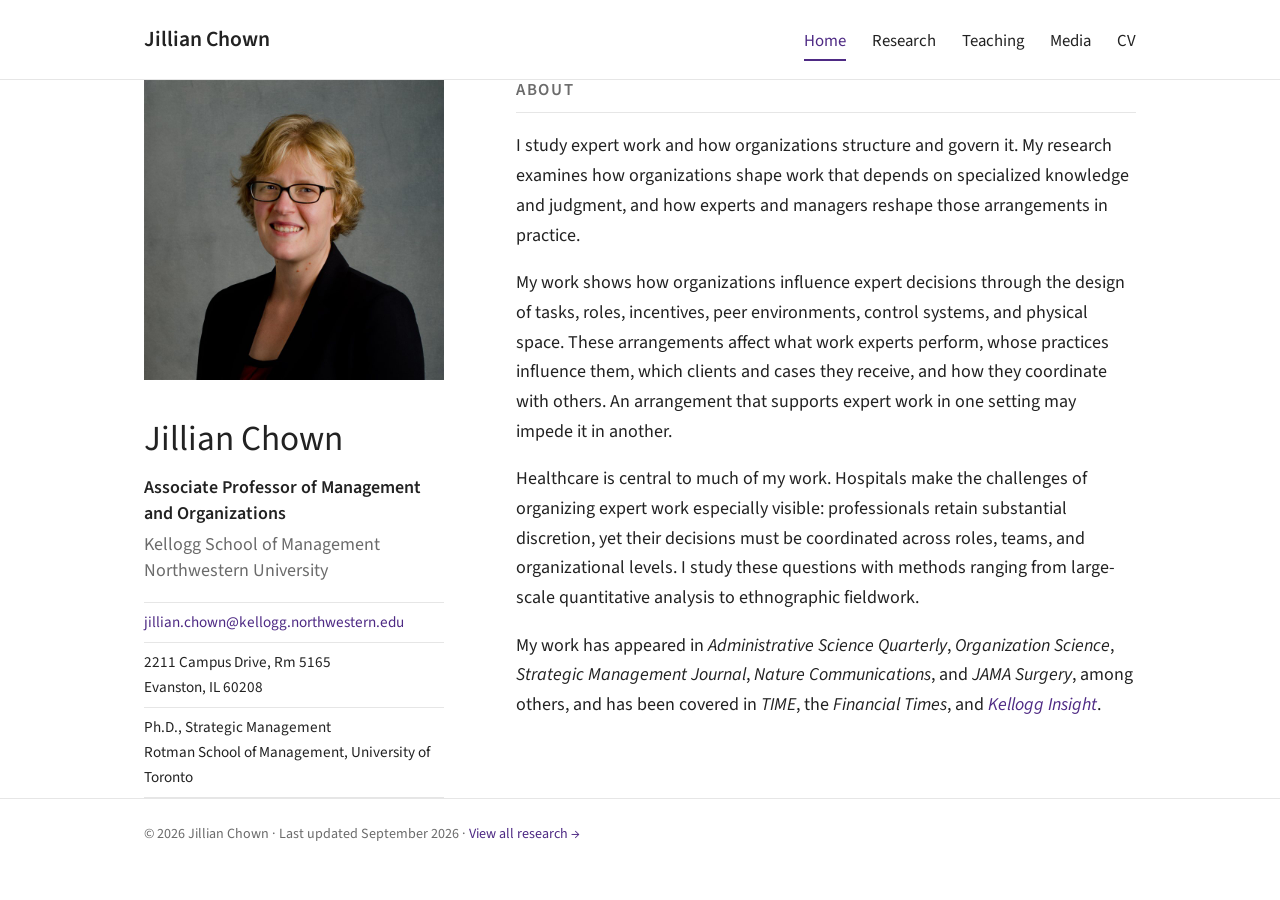
<file: index.html>
<!doctype html>
<html lang="en">
<head>
<meta charset="utf-8">
<meta name="viewport" content="width=device-width, initial-scale=1">
<title>Jillian Chown</title>
<meta name="description" content="Jillian Chown, Associate Professor of Management and Organizations at the Kellogg School of Management, Northwestern University.">
<link rel="preconnect" href="https://fonts.googleapis.com">
<link rel="preconnect" href="https://fonts.gstatic.com" crossorigin>
<link href="https://fonts.googleapis.com/css2?family=Source+Sans+3:wght@400;600&display=swap" rel="stylesheet">
<link rel="stylesheet" href="styles.css">
</head>
<body>

<header class="site-header">
  <div class="container">
    <a href="index.html" class="brand">Jillian Chown</a>
    <nav>
      <a href="index.html" class="active">Home</a>
      <a href="research.html">Research</a>
      <a href="teaching.html">Teaching</a>
      <a href="media.html">Media</a>
      <a href="cv.pdf" target="_blank" rel="noopener">CV</a>
    </nav>
  </div>
</header>

<main class="container">

  <section class="hero">
    <aside class="hero-side">
      <img src="headshot.jpg" alt="Jillian Chown" class="headshot">
      <h1>Jillian Chown</h1>
      <p class="role">Associate Professor of Management and Organizations</p>
      <p class="affil">Kellogg School of Management<br>Northwestern University</p>
      <ul class="contacts">
        <li><a href="mailto:jillian.chown@kellogg.northwestern.edu">jillian.chown@kellogg.northwestern.edu</a></li>
        <li>2211 Campus Drive, Rm 5165<br>Evanston, IL 60208</li>
        <li>Ph.D., Strategic Management<br>Rotman School of Management, University of Toronto</li>
      </ul>
    </aside>

    <div class="hero-text">
      <h2>About</h2>

      <p>I study expert work and how organizations structure and govern it. My research
        examines how organizations shape work that depends on specialized knowledge and
        judgment, and how experts and managers reshape those arrangements in practice.</p>

      <p>My work shows how organizations influence expert decisions through the design of
        tasks, roles, incentives, peer environments, control systems, and physical space.
        These arrangements affect what work experts perform, whose practices influence
        them, which clients and cases they receive, and how they coordinate with others.
        An arrangement that supports expert work in one setting may impede it in
        another.</p>

      <p>Healthcare is central to much of my work. Hospitals make the challenges of
        organizing expert work especially visible: professionals retain substantial
        discretion, yet their decisions must be coordinated across roles, teams, and
        organizational levels. I study these questions with methods ranging from
        large-scale quantitative analysis to ethnographic fieldwork.</p>

      <p>My work has appeared in <em>Administrative Science Quarterly</em>,
        <em>Organization Science</em>, <em>Strategic Management Journal</em>,
        <em>Nature Communications</em>, and <em>JAMA Surgery</em>, among others, and has
        been covered in <em>TIME</em>, the <em>Financial Times</em>, and
        <a href="media.html"><em>Kellogg Insight</em></a>.</p>

    </div>
  </section>

</main>

<footer>
  <div class="container">
    <p>&copy; 2026 Jillian Chown &middot; Last updated September 2026 &middot;
      <a href="research.html">View all research &rarr;</a></p>
  </div>
</footer>

</body>
</html>
</file>
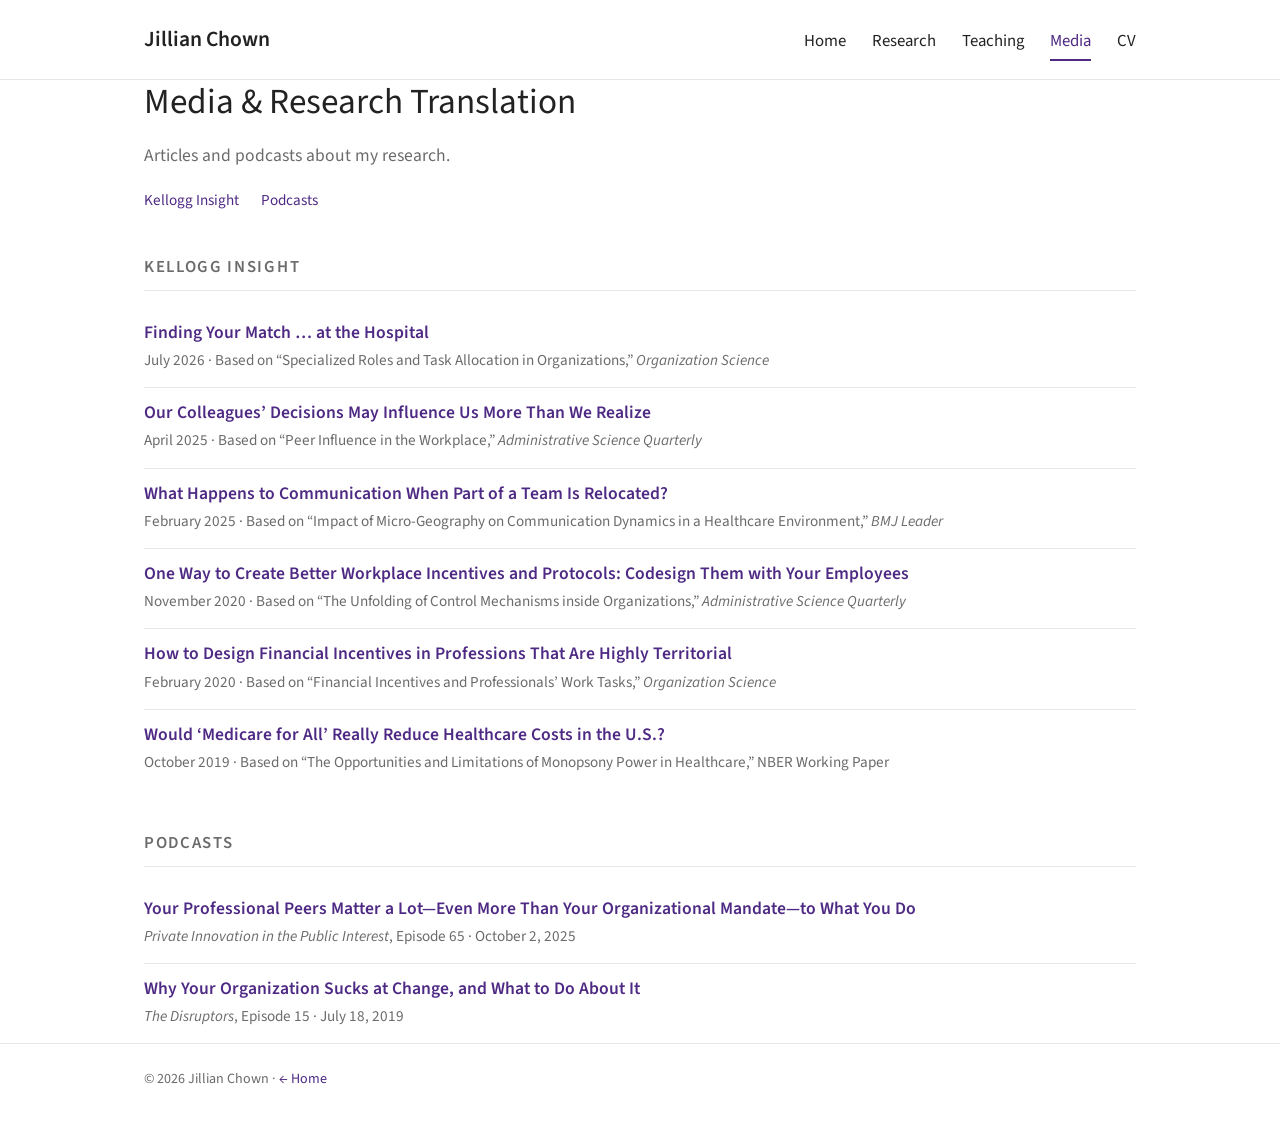
<file: media.html>
<!doctype html>
<html lang="en">
<head>
<meta charset="utf-8">
<meta name="viewport" content="width=device-width, initial-scale=1">
<title>Media &mdash; Jillian Chown</title>
<link rel="preconnect" href="https://fonts.googleapis.com">
<link rel="preconnect" href="https://fonts.gstatic.com" crossorigin>
<link href="https://fonts.googleapis.com/css2?family=Source+Sans+3:wght@400;600&display=swap" rel="stylesheet">
<link rel="stylesheet" href="styles.css">
</head>
<body>

<header class="site-header">
  <div class="container">
    <a href="index.html" class="brand">Jillian Chown</a>
    <nav>
      <a href="index.html">Home</a>
      <a href="research.html">Research</a>
      <a href="teaching.html">Teaching</a>
      <a href="media.html" class="active">Media</a>
      <a href="cv.pdf" target="_blank" rel="noopener">CV</a>
    </nav>
  </div>
</header>

<main class="container">

  <div class="page-head">
    <h1>Media &amp; Research Translation</h1>
    <p class="lede">Articles and podcasts about my research.</p>
    <div class="subnav">
      <a href="#insight">Kellogg Insight</a>
      <a href="#podcasts">Podcasts</a>
    </div>
  </div>

  <section id="insight">
    <h2>Kellogg Insight</h2>

    <div class="item">
      <h3><a href="https://insight.kellogg.northwestern.edu/article/finding-your-match-at-the-hospital">Finding Your Match &hellip; at the Hospital</a></h3>
      <p class="meta">July 2026 &middot; Based on &ldquo;Specialized Roles and Task Allocation in Organizations,&rdquo; <em>Organization Science</em></p>
    </div>
    <div class="item">
      <h3><a href="https://insight.kellogg.northwestern.edu/article/our-colleagues-decisions-may-influence-us-more-than-we-realize">Our Colleagues&rsquo; Decisions May Influence Us More Than We Realize</a></h3>
      <p class="meta">April 2025 &middot; Based on &ldquo;Peer Influence in the Workplace,&rdquo; <em>Administrative Science Quarterly</em></p>
    </div>
    <div class="item">
      <h3><a href="https://insight.kellogg.northwestern.edu/article/what-happens-to-communication-when-part-of-a-team-is-relocated">What Happens to Communication When Part of a Team Is Relocated?</a></h3>
      <p class="meta">February 2025 &middot; Based on &ldquo;Impact of Micro-Geography on Communication Dynamics in a Healthcare Environment,&rdquo; <em>BMJ Leader</em></p>
    </div>
    <div class="item">
      <h3><a href="https://insight.kellogg.northwestern.edu/article/create-better-workplace-incentives-and-protocols">One Way to Create Better Workplace Incentives and Protocols: Codesign Them with Your Employees</a></h3>
      <p class="meta">November 2020 &middot; Based on &ldquo;The Unfolding of Control Mechanisms inside Organizations,&rdquo; <em>Administrative Science Quarterly</em></p>
    </div>
    <div class="item">
      <h3><a href="https://insight.kellogg.northwestern.edu/article/design-financial-incentives-professions-territorial">How to Design Financial Incentives in Professions That Are Highly Territorial</a></h3>
      <p class="meta">February 2020 &middot; Based on &ldquo;Financial Incentives and Professionals&rsquo; Work Tasks,&rdquo; <em>Organization Science</em></p>
    </div>
    <div class="item">
      <h3><a href="https://insight.kellogg.northwestern.edu/article/medicare-for-all-reduce-healthcare-costs-prescription-drugs">Would &lsquo;Medicare for All&rsquo; Really Reduce Healthcare Costs in the U.S.?</a></h3>
      <p class="meta">October 2019 &middot; Based on &ldquo;The Opportunities and Limitations of Monopsony Power in Healthcare,&rdquo; NBER Working Paper</p>
    </div>
  </section>

  <section id="podcasts">
    <h2>Podcasts</h2>
    <div class="item">
      <h3><a href="https://open.spotify.com/episode/0n2PEHLXVCwzcUJlkRsE8N">Your Professional Peers Matter a Lot&mdash;Even More Than Your Organizational Mandate&mdash;to What You Do</a></h3>
      <p class="meta"><em>Private Innovation in the Public Interest</em>, Episode 65 &middot; October 2, 2025</p>
    </div>
    <div class="item">
      <h3><a href="https://podcasts.apple.com/us/podcast/why-your-organization-sucks-at-change-and-what-to-do-about-it/id1395413306?i=1000444805979">Why Your Organization Sucks at Change, and What to Do About It</a></h3>
      <p class="meta"><em>The Disruptors</em>, Episode 15 &middot; July 18, 2019</p>
    </div>
  </section>

</main>

<footer>
  <div class="container">
    <p>&copy; 2026 Jillian Chown &middot; <a href="index.html">&larr; Home</a></p>
  </div>
</footer>

</body>
</html>
</file>
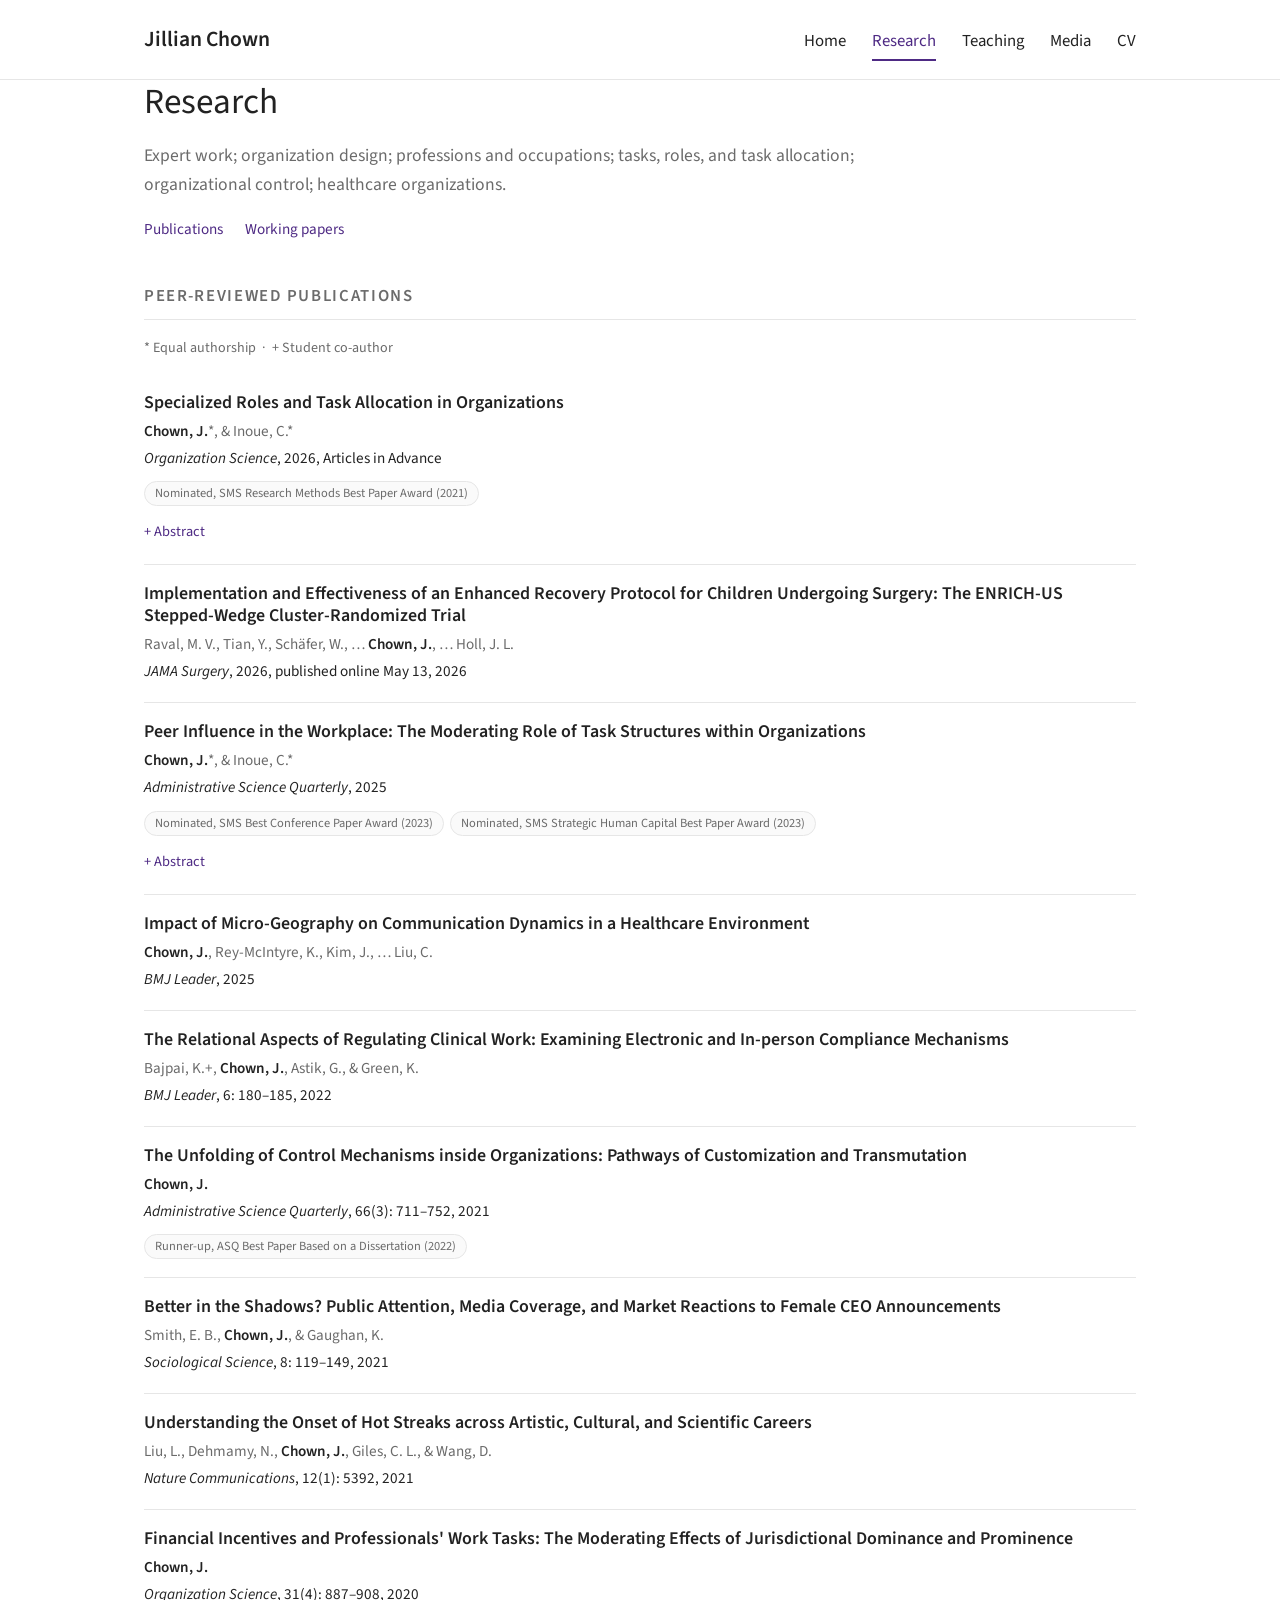
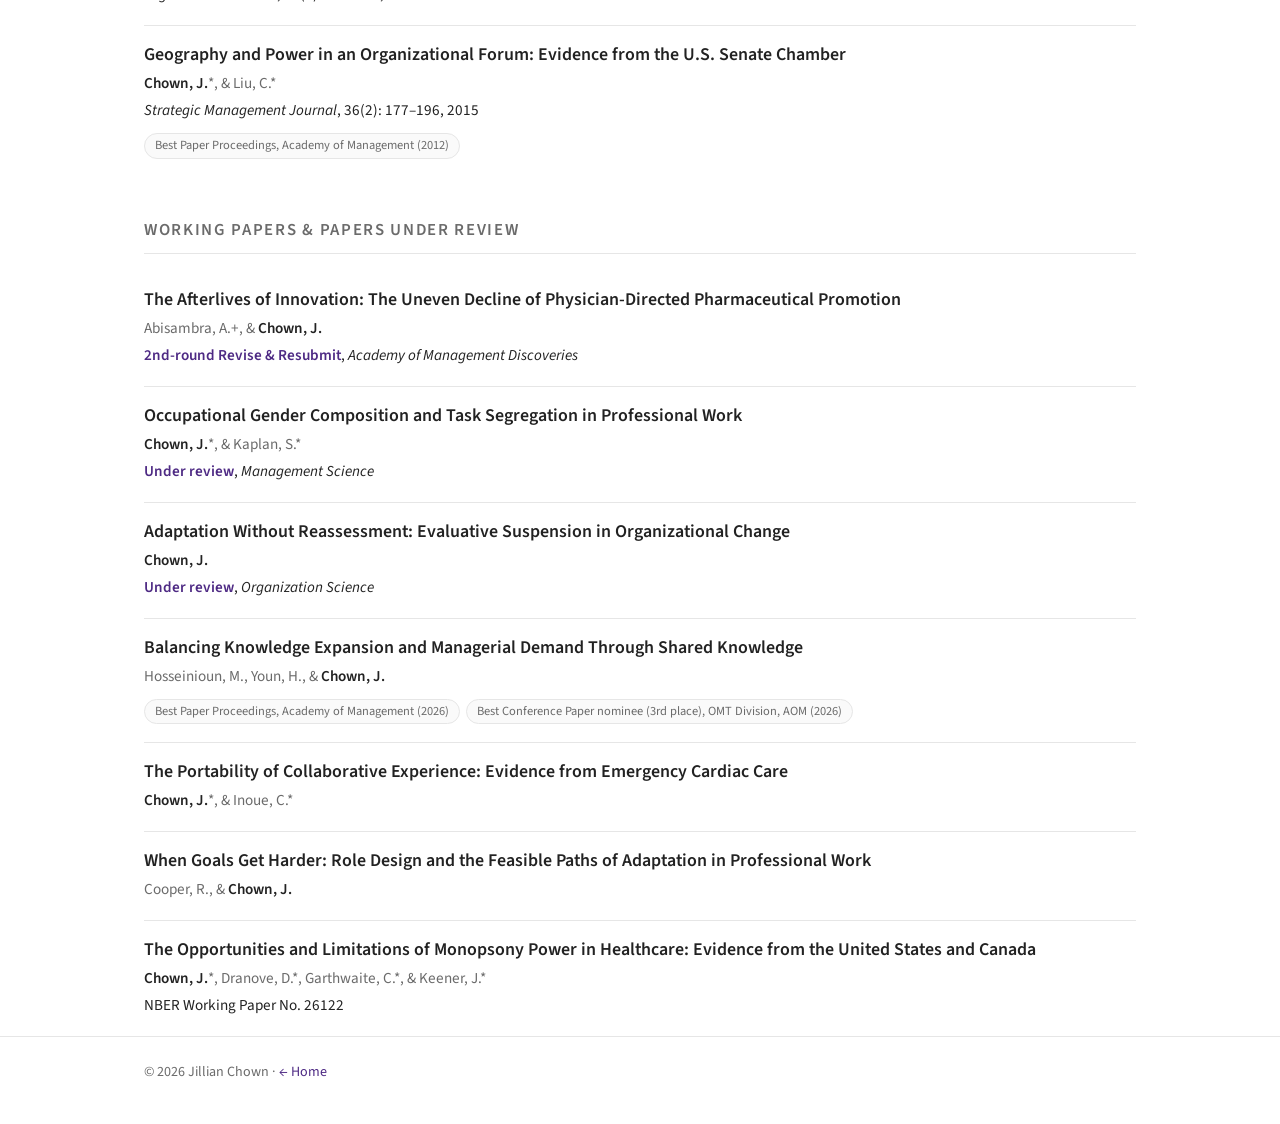
<file: research.html>
<!doctype html>
<html lang="en">
<head>
<meta charset="utf-8">
<meta name="viewport" content="width=device-width, initial-scale=1">
<title>Research &mdash; Jillian Chown</title>
<link rel="preconnect" href="https://fonts.googleapis.com">
<link rel="preconnect" href="https://fonts.gstatic.com" crossorigin>
<link href="https://fonts.googleapis.com/css2?family=Source+Sans+3:wght@400;600&display=swap" rel="stylesheet">
<link rel="stylesheet" href="styles.css">
</head>
<body>

<header class="site-header">
  <div class="container">
    <a href="index.html" class="brand">Jillian Chown</a>
    <nav>
      <a href="index.html">Home</a>
      <a href="research.html" class="active">Research</a>
      <a href="teaching.html">Teaching</a>
      <a href="media.html">Media</a>
      <a href="cv.pdf" target="_blank" rel="noopener">CV</a>
    </nav>
  </div>
</header>

<main class="container">

  <div class="page-head">
    <h1>Research</h1>
    <p class="lede">Expert work; organization design; professions and occupations; tasks,
      roles, and task allocation; organizational control; healthcare organizations.</p>
    <div class="subnav">
      <a href="#publications">Publications</a>
      <a href="#working-papers">Working papers</a>    </div>
  </div>

  <!-- ===================== PUBLICATIONS ===================== -->
  <section id="publications">
    <h2>Peer-Reviewed Publications</h2>
    <p class="note">* Equal authorship &nbsp;&middot;&nbsp; + Student co-author</p>

    <div class="paper">
      <h3><a href="https://pubsonline.informs.org/doi/abs/10.1287/orsc.2025.20444">Specialized Roles and Task Allocation in Organizations</a></h3>
      <p class="authors"><strong>Chown, J.</strong>*, &amp; Inoue, C.*</p>
      <p class="venue-line"><em>Organization Science</em>, 2026, Articles in Advance</p>
      <ul class="badges"><li>Nominated, SMS Research Methods Best Paper Award (2021)</li></ul>
      <details>
        <summary>Abstract</summary>
        <p>Organizations often struggle to deploy specialized expertise where it creates
          the most value. We argue that specialized roles help address this challenge by
          codifying expertise into formal positions that function as allocative
          infrastructure, channeling work to appropriate professionals. We test this argument
          in Brazilian maternity wards that introduced a new specialized nursing role. Using
          data on more than 15 million births and a difference-in-differences design, we
          show that the introduction of this role is associated with improved matching
          between expertise and client needs. These effects are stronger when client demand
          is higher, workflows are more predictable, and organizational experience is greater.
          A simulation analysis indicates that these improvements go beyond compositional
          changes, reflecting the system's enhanced ability to route patients to appropriate
          providers. Improved matching is also linked to better maternal and newborn outcomes.
          Together, our findings extend research on task allocation by theorizing roles as
          allocative infrastructure and identifying organizational conditions under which
          specialization improves matching in professional work.</p>
      </details>
    </div>

    <div class="paper">
      <h3>Implementation and Effectiveness of an Enhanced Recovery Protocol for Children Undergoing Surgery: The ENRICH-US Stepped-Wedge Cluster-Randomized Trial</h3>
      <p class="authors">Raval, M. V., Tian, Y., Sch&auml;fer, W., &hellip; <strong>Chown, J.</strong>, &hellip; Holl, J. L.</p>
      <p class="venue-line"><em>JAMA Surgery</em>, 2026, published online May 13, 2026</p>
    </div>

    <div class="paper">
      <h3><a href="https://journals.sagepub.com/doi/epub/10.1177/00018392251321843">Peer Influence in the Workplace: The Moderating Role of Task Structures within Organizations</a></h3>
      <p class="authors"><strong>Chown, J.</strong>*, &amp; Inoue, C.*</p>
      <p class="venue-line"><em>Administrative Science Quarterly</em>, 2025</p>
      <ul class="badges">
        <li>Nominated, SMS Best Conference Paper Award (2023)</li>
        <li>Nominated, SMS Strategic Human Capital Best Paper Award (2023)</li>
      </ul>
      <details>
        <summary>Abstract</summary>
        <p>Peer influence is crucial in shaping work practices within organizations, yet
          the impact of formal organizational structures on this influence remains
          underexplored. We argue that task structures, which capture how tasks are
          allocated and configured within organizations, significantly affect peer
          interactions and influence. Specifically, we examine how two features of task
          structures&mdash;task variety and task similarity with peers&mdash;moderate peer
          influence in a highly consequential setting: physicians' decisions to perform
          a birth via caesarean section (C-section) versus vaginal delivery. Using data
          on nearly 5 million births performed by more than 16,500 physicians across 915
          hospitals in Brazil, we find that working alongside peers whose practice style
          (enduring preference) favors C-sections leads the focal physician to perform
          more C-sections, even after controlling for features of the mother and the
          pregnancy. This influence is significantly stronger for physicians with higher
          task variety and with higher task similarity with peers. Through post-hoc
          analyses, we provide evidence that the observed behaviors are consistent with
          a mechanism of information sharing between physicians. This study contributes
          to our understanding of peer influence in the workplace by showing how the task
          structure within organizations can either amplify or diminish peer influence.
          This awareness is particularly crucial for health care organizations in which
          such dynamics can have life-changing consequences.</p>
      </details>
    </div>

    <div class="paper">
      <h3><a href="https://bmjleader.bmj.com/content/early/2025/01/24/leader-2023-000937">Impact of Micro-Geography on Communication Dynamics in a Healthcare Environment</a></h3>
      <p class="authors"><strong>Chown, J.</strong>, Rey-McIntyre, K., Kim, J., &hellip; Liu, C.</p>
      <p class="venue-line"><em>BMJ Leader</em>, 2025</p>
    </div>

    <div class="paper">
      <h3><a href="https://bmjleader.bmj.com/content/6/3/180">The Relational Aspects of Regulating Clinical Work: Examining Electronic and In-person Compliance Mechanisms</a></h3>
      <p class="authors">Bajpai, K.+, <strong>Chown, J.</strong>, Astik, G., &amp; Green, K.</p>
      <p class="venue-line"><em>BMJ Leader</em>, 6: 180&ndash;185, 2022</p>
    </div>

    <div class="paper">
      <h3><a href="https://journals.sagepub.com/doi/full/10.1177/0001839220980015">The Unfolding of Control Mechanisms inside Organizations: Pathways of Customization and Transmutation</a></h3>
      <p class="authors"><strong>Chown, J.</strong></p>
      <p class="venue-line"><em>Administrative Science Quarterly</em>, 66(3): 711&ndash;752, 2021</p>
      <ul class="badges"><li>Runner-up, ASQ Best Paper Based on a Dissertation (2022)</li></ul>
    </div>

    <div class="paper">
      <h3><a href="https://sociologicalscience.com/articles-v8-7-119/">Better in the Shadows? Public Attention, Media Coverage, and Market Reactions to Female CEO Announcements</a></h3>
      <p class="authors">Smith, E. B., <strong>Chown, J.</strong>, &amp; Gaughan, K.</p>
      <p class="venue-line"><em>Sociological Science</em>, 8: 119&ndash;149, 2021</p>
    </div>

    <div class="paper">
      <h3><a href="https://www.nature.com/articles/s41467-021-25477-8">Understanding the Onset of Hot Streaks across Artistic, Cultural, and Scientific Careers</a></h3>
      <p class="authors">Liu, L., Dehmamy, N., <strong>Chown, J.</strong>, Giles, C. L., &amp; Wang, D.</p>
      <p class="venue-line"><em>Nature Communications</em>, 12(1): 5392, 2021</p>
    </div>

    <div class="paper">
      <h3><a href="https://pubsonline.informs.org/doi/abs/10.1287/orsc.2019.1334">Financial Incentives and Professionals' Work Tasks: The Moderating Effects of Jurisdictional Dominance and Prominence</a></h3>
      <p class="authors"><strong>Chown, J.</strong></p>
      <p class="venue-line"><em>Organization Science</em>, 31(4): 887&ndash;908, 2020</p>
    </div>

    <div class="paper">
      <h3><a href="https://onlinelibrary.wiley.com/doi/full/10.1002/smj.2209">Geography and Power in an Organizational Forum: Evidence from the U.S. Senate Chamber</a></h3>
      <p class="authors"><strong>Chown, J.</strong>*, &amp; Liu, C.*</p>
      <p class="venue-line"><em>Strategic Management Journal</em>, 36(2): 177&ndash;196, 2015</p>
      <ul class="badges"><li>Best Paper Proceedings, Academy of Management (2012)</li></ul>
    </div>
  </section>

  <!-- ===================== WORKING PAPERS ===================== -->
  <section id="working-papers">
    <h2>Working Papers &amp; Papers Under Review</h2>

    <div class="paper">
      <h3>The Afterlives of Innovation: The Uneven Decline of Physician-Directed Pharmaceutical Promotion</h3>
      <p class="authors">Abisambra, A.+, &amp; <strong>Chown, J.</strong></p>
      <p class="venue-line"><span class="status">2nd-round Revise &amp; Resubmit</span>, <em>Academy of Management Discoveries</em></p>
    </div>

    <div class="paper">
      <h3>Occupational Gender Composition and Task Segregation in Professional Work</h3>
      <p class="authors"><strong>Chown, J.</strong>*, &amp; Kaplan, S.*</p>
      <p class="venue-line"><span class="status">Under review</span>, <em>Management Science</em></p>
    </div>

    <div class="paper">
      <h3>Adaptation Without Reassessment: Evaluative Suspension in Organizational Change</h3>
      <p class="authors"><strong>Chown, J.</strong></p>
      <p class="venue-line"><span class="status">Under review</span>, <em>Organization Science</em></p>
    </div>

    <div class="paper">
      <h3>Balancing Knowledge Expansion and Managerial Demand Through Shared Knowledge</h3>
      <p class="authors">Hosseinioun, M., Youn, H., &amp; <strong>Chown, J.</strong></p>
      <ul class="badges">
        <li>Best Paper Proceedings, Academy of Management (2026)</li>
        <li>Best Conference Paper nominee (3rd place), OMT Division, AOM (2026)</li>
      </ul>
    </div>

    <div class="paper">
      <h3>The Portability of Collaborative Experience: Evidence from Emergency Cardiac Care</h3>
      <p class="authors"><strong>Chown, J.</strong>*, &amp; Inoue, C.*</p>
    </div>

    <div class="paper">
      <h3>When Goals Get Harder: Role Design and the Feasible Paths of Adaptation in Professional Work</h3>
      <p class="authors">Cooper, R., &amp; <strong>Chown, J.</strong></p>
    </div>

    <div class="paper">
      <h3><a href="https://www.nber.org/papers/w26122">The Opportunities and Limitations of Monopsony Power in Healthcare: Evidence from the United States and Canada</a></h3>
      <p class="authors"><strong>Chown, J.</strong>*, Dranove, D.*, Garthwaite, C.*, &amp; Keener, J.*</p>
      <p class="venue-line">NBER Working Paper No. 26122</p>
    </div>
  </section>

</main>

<footer>
  <div class="container">
    <p>&copy; 2026 Jillian Chown &middot; <a href="index.html">&larr; Home</a></p>
  </div>
</footer>

</body>
</html>
</file>
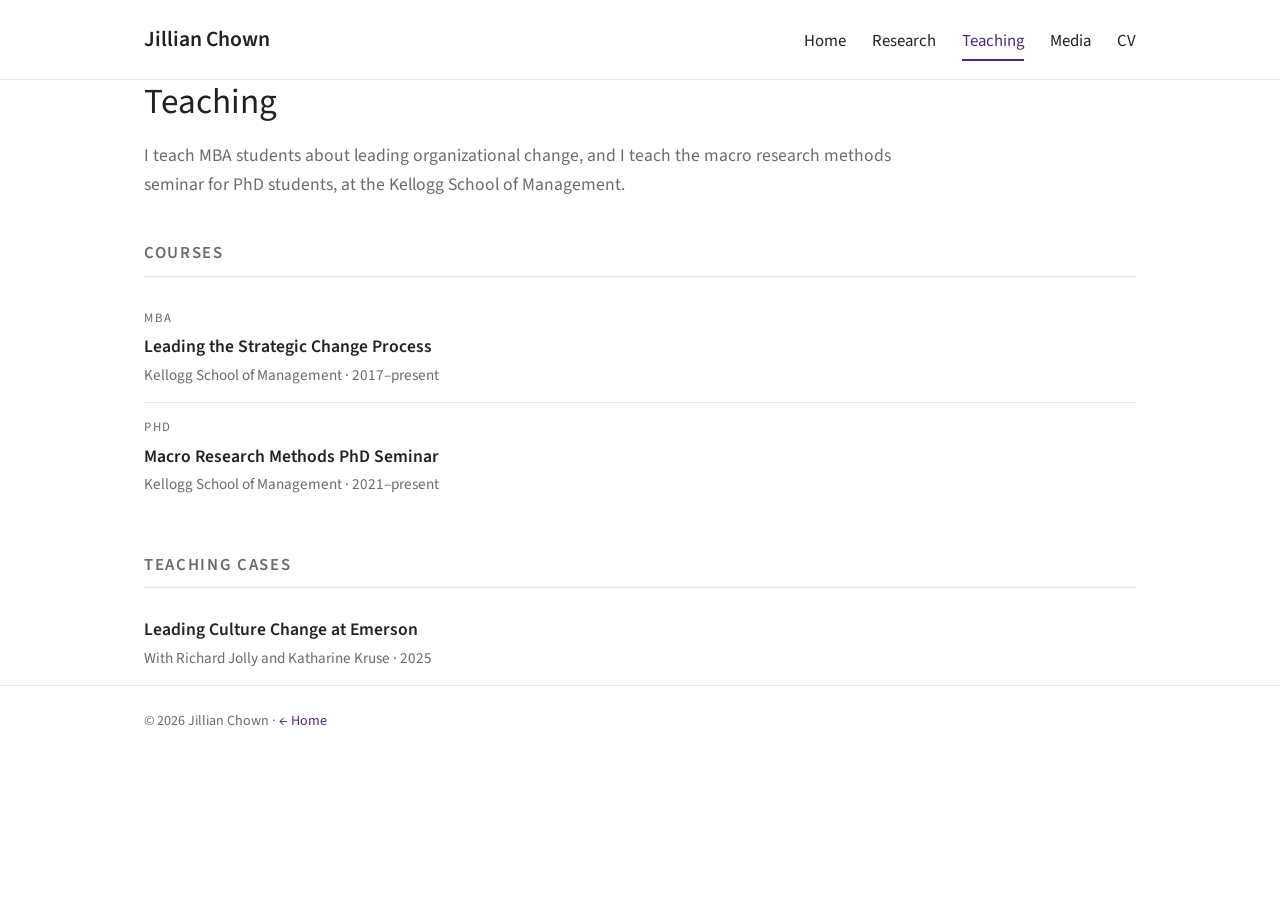
<file: teaching.html>
<!doctype html>
<html lang="en">
<head>
<meta charset="utf-8">
<meta name="viewport" content="width=device-width, initial-scale=1">
<title>Teaching &mdash; Jillian Chown</title>
<link rel="preconnect" href="https://fonts.googleapis.com">
<link rel="preconnect" href="https://fonts.gstatic.com" crossorigin>
<link href="https://fonts.googleapis.com/css2?family=Source+Sans+3:wght@400;600&display=swap" rel="stylesheet">
<link rel="stylesheet" href="styles.css">
</head>
<body>

<header class="site-header">
  <div class="container">
    <a href="index.html" class="brand">Jillian Chown</a>
    <nav>
      <a href="index.html">Home</a>
      <a href="research.html">Research</a>
      <a href="teaching.html" class="active">Teaching</a>
      <a href="media.html">Media</a>
      <a href="cv.pdf" target="_blank" rel="noopener">CV</a>
    </nav>
  </div>
</header>

<main class="container">

  <div class="page-head">
    <h1>Teaching</h1>
    <p class="lede">I teach MBA students about leading organizational change, and I teach
      the macro research methods seminar for PhD students, at the Kellogg School of
      Management.</p>
  </div>

  <section>
    <h2>Courses</h2>

    <div class="item">
      <p class="eyebrow">MBA</p>
      <h3>Leading the Strategic Change Process</h3>
      <p class="meta">Kellogg School of Management &middot; 2017&ndash;present</p>
    </div>

    <div class="item">
      <p class="eyebrow">PhD</p>
      <h3>Macro Research Methods PhD Seminar</h3>
      <p class="meta">Kellogg School of Management &middot; 2021&ndash;present</p>
    </div>
  </section>

  <section>
    <h2>Teaching Cases</h2>
    <div class="item">
      <h3>Leading Culture Change at Emerson</h3>
      <p class="meta">With Richard Jolly and Katharine Kruse &middot; 2025</p>
    </div>
  </section>

</main>

<footer>
  <div class="container">
    <p>&copy; 2026 Jillian Chown &middot; <a href="index.html">&larr; Home</a></p>
  </div>
</footer>

</body>
</html>
</file>
<file: styles.css>
/* ------------------------------------------------------------------
   Jillian Chown — site styles
   To change the look site-wide, edit the variables in :root below.
   ------------------------------------------------------------------ */

:root {
  --bg:        #ffffff;   /* page background */
  --surface:   #fafafa;
  --text:      #222222;
  --muted:     #6b6b6b;
  --rule:      #e6e6e6;
  --accent:    #4e2a84;   /* Northwestern purple */
  --accent-soft: #f1ecf8;

  /* One font throughout, like carlosinoue.com. To bring back serif headings,
     set --serif to: "Newsreader", Georgia, serif */
  --sans:  "Source Sans 3", -apple-system, "Segoe UI", Arial, sans-serif;
  --serif: var(--sans);

  --max: 1040px;
}

* { box-sizing: border-box; }

html { -webkit-text-size-adjust: 100%; }

body {
  margin: 0;
  background: var(--bg);
  color: var(--text);
  font-family: var(--sans);
  font-size: 18px;
  line-height: 1.65;
}

a { color: var(--accent); text-decoration: none; }
a:hover { text-decoration: underline; text-underline-offset: 3px; }

.container {
  max-width: var(--max);
  margin: 0 auto;
  padding: 0 24px;
}

/* ---------- Header ---------- */

.site-header {
  border-bottom: 1px solid var(--rule);
  background: var(--bg);
}
.site-header .container {
  display: flex;
  align-items: baseline;
  justify-content: space-between;
  flex-wrap: wrap;
  gap: 8px 24px;
  padding-top: 22px;
  padding-bottom: 18px;
}
.brand {
  font-size: 1.35rem;
  font-weight: 600;
  color: var(--text);
}
.brand:hover { text-decoration: none; }

nav { display: flex; flex-wrap: wrap; gap: 4px 26px; }
nav a {
  color: var(--text);
  font-size: 1.05rem;
  padding-bottom: 3px;
  border-bottom: 2px solid transparent;
}
nav a:hover { color: var(--accent); text-decoration: none; }
nav a.active { color: var(--accent); border-bottom-color: var(--accent); }

/* ---------- Typography ---------- */

h1, h2, h3 {
  font-family: var(--serif);
  font-weight: 600;
  line-height: 1.25;
}
h1 { font-size: 2.2rem; margin: 0 0 0.4em; font-weight: 400; }
h2 {
  font-size: 1.05rem;
  font-weight: 600;
  text-transform: uppercase;
  letter-spacing: 0.1em;
  color: var(--muted);
  margin: 2.6em 0 1em;
  padding-bottom: 0.7em;
  border-bottom: 1px solid var(--rule);
}
.hero-text h2:first-child { margin-top: 0; }
h3 { font-size: 1.12rem; margin: 0 0 0.25em; }

.eyebrow {
  font-size: 0.8rem;
  text-transform: uppercase;
  letter-spacing: 0.12em;
  color: var(--muted);
  margin: 0 0 0.6em;
}
.lede { font-size: 1.1rem; color: var(--muted); max-width: 44em; }

main { padding: 56px 0 80px; }

/* ---------- Home ---------- */

.hero {
  display: grid;
  grid-template-columns: 300px 1fr;
  gap: 72px;
  align-items: start;
}
.hero .headshot {
  width: 100%;
  aspect-ratio: 1 / 1;
  object-fit: cover;
}
.hero-side h1 { margin: 28px 0 14px; }
.hero-side .role { margin: 0 0 6px; font-weight: 600; line-height: 1.4; }
.hero-side .affil { margin: 0 0 18px; color: var(--muted); line-height: 1.45; }

.contacts { list-style: none; padding: 0; margin: 0; font-size: 0.95rem; }
.contacts li { padding: 7px 0; border-top: 1px solid var(--rule); }
.contacts li:last-child { border-bottom: 1px solid var(--rule); }

.hero-text h1 { margin-top: -6px; }
.hero-text p { max-width: 38em; }

.interests { display: flex; flex-wrap: wrap; gap: 8px; margin: 24px 0 0; padding: 0; list-style: none; }
.interests li {
  font-size: 0.85rem;
  padding: 4px 12px;
  border-radius: 999px;
  background: var(--accent-soft);
  color: var(--accent);
}

.highlights { display: grid; grid-template-columns: repeat(3, 1fr); gap: 20px; }
.card {
  background: var(--surface);
  border: 1px solid var(--rule);
  border-radius: 6px;
  padding: 22px 22px 18px;
  display: flex;
  flex-direction: column;
}
.card .venue { font-size: 0.85rem; color: var(--muted); margin: 0 0 8px; }
.card h3 { font-size: 1.1rem; }
.card p { font-size: 0.95rem; color: var(--muted); margin: 8px 0 14px; }
.card .more { margin-top: auto; font-size: 0.9rem; }

/* ---------- Page header (inner pages) ---------- */

.page-head { margin-bottom: 8px; }
.subnav { display: flex; flex-wrap: wrap; gap: 6px 22px; font-size: 0.95rem; margin-top: 18px; }
.note { font-size: 0.88rem; color: var(--muted); }

/* ---------- Papers ---------- */

.paper {
  padding: 18px 0;
  border-bottom: 1px solid var(--rule);
}
.paper:last-child { border-bottom: 0; }
.paper h3 a { color: var(--text); }
.paper h3 a:hover { color: var(--accent); }
.authors { margin: 0; color: var(--muted); font-size: 0.95rem; }
.authors strong { color: var(--text); font-weight: 600; }
.venue-line { margin: 2px 0 0; font-size: 0.95rem; }
.venue-line em { font-style: italic; }
.status { color: var(--accent); font-weight: 600; }

.badges { display: flex; flex-wrap: wrap; gap: 6px; margin: 10px 0 0; padding: 0; list-style: none; }
.badges li {
  font-size: 0.78rem;
  line-height: 1.4;
  padding: 3px 10px;
  border-radius: 999px;
  border: 1px solid var(--rule);
  color: var(--muted);
  background: var(--surface);
}

details { margin-top: 10px; }
summary {
  cursor: pointer;
  font-size: 0.9rem;
  color: var(--accent);
  list-style: none;
  display: inline-block;
}
summary::-webkit-details-marker { display: none; }
summary::before { content: "+ "; }
details[open] summary::before { content: "\2212  "; }
details p {
  font-size: 0.95rem;
  color: var(--text);
  background: var(--surface);
  border-left: 3px solid var(--accent);
  padding: 12px 16px;
  margin: 10px 0 0;
  max-width: 46em;
}

/* ---------- Simple lists (teaching, media) ---------- */

.item { padding: 14px 0; border-bottom: 1px solid var(--rule); }
.item:last-child { border-bottom: 0; }
.item h3 { font-size: 1.1rem; }
.item .meta { margin: 0; color: var(--muted); font-size: 0.95rem; }

.two-col { display: grid; grid-template-columns: 1fr 1fr; gap: 0 48px; }
.plain { list-style: none; padding: 0; margin: 0; }
.plain li { padding: 8px 0; border-bottom: 1px solid var(--rule); font-size: 0.97rem; }
.plain li span { color: var(--muted); }

/* ---------- Footer ---------- */

footer { border-top: 1px solid var(--rule); padding: 24px 0 40px; }
footer p { margin: 0; font-size: 0.88rem; color: var(--muted); }

/* ---------- Small screens ---------- */

@media (max-width: 820px) {
  body { font-size: 17px; }
  .container { padding: 0 16px; }
  main { padding: 36px 0 56px; }
  h1 { font-size: 2.1rem; }
  .hero { grid-template-columns: 1fr; gap: 28px; }
  .hero .headshot { max-width: 220px; }
  .highlights { grid-template-columns: 1fr; }
  .two-col { grid-template-columns: 1fr; }
}
</file>
